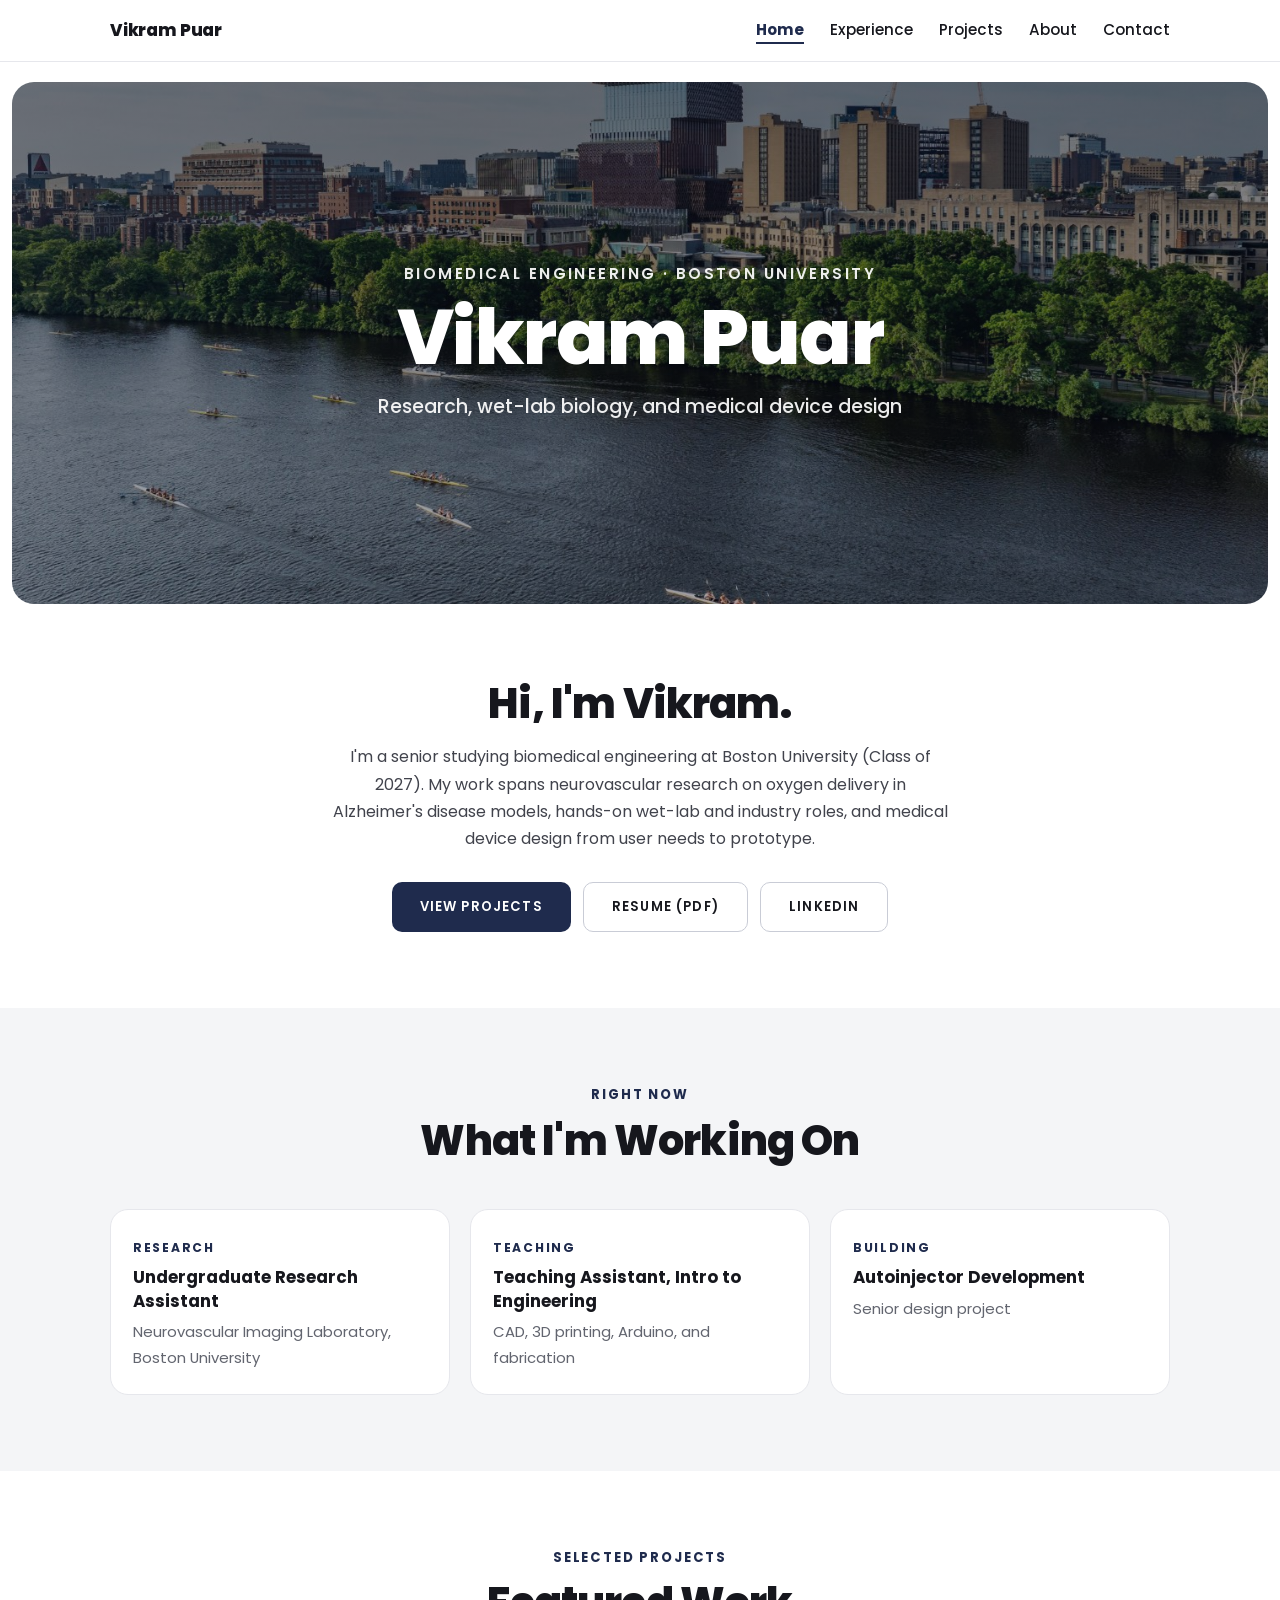
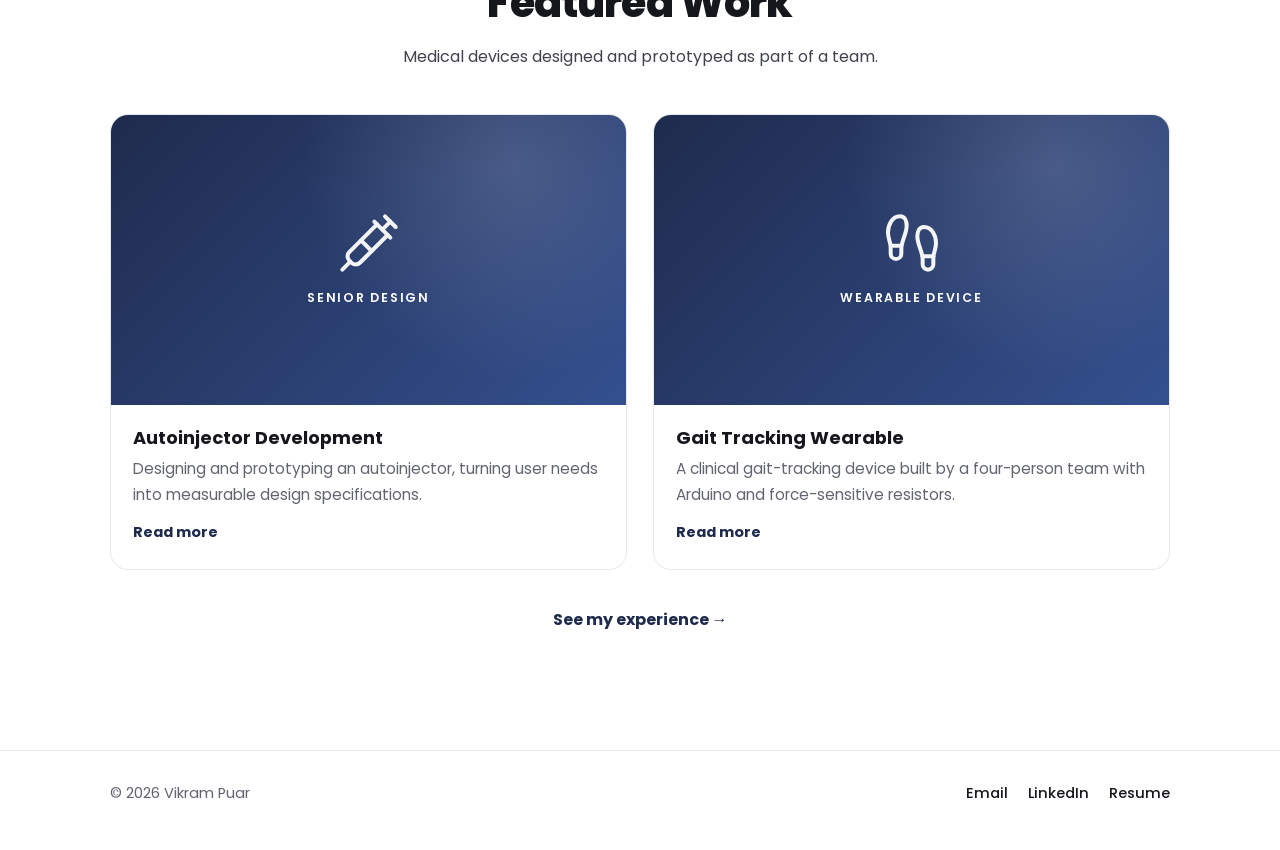
<file: index.html>
<!DOCTYPE html>
<html lang="en">
<head>
  <meta charset="UTF-8">
  <meta name="viewport" content="width=device-width, initial-scale=1.0">
  <!-- Shows in the browser tab and in Google results. -->
  <title>Vikram Puar - Biomedical Engineering Portfolio</title>
  <!-- One short sentence about you, for search engines. -->
  <meta name="description" content="Vikram Puar is a biomedical engineering student at Boston University working across neurovascular research, wet-lab biology, and medical device design.">

  <!-- How the link looks when shared on LinkedIn, iMessage, etc.
       If the site's address changes, update og:url and og:image. -->
  <meta property="og:type" content="website">
  <meta property="og:title" content="Vikram Puar - Biomedical Engineering Portfolio">
  <meta property="og:description" content="Biomedical engineering student at Boston University. Research, wet-lab biology, and medical device design.">
  <meta property="og:url" content="https://vikram-puar.github.io/portfolio/">
  <meta property="og:image" content="https://vikram-puar.github.io/portfolio/images/banner.jpg">

  <link rel="icon" href="favicon.svg" type="image/svg+xml">

  <!-- The Poppins font. Needs internet; falls back to a system font without it. -->
  <link rel="preconnect" href="https://fonts.googleapis.com">
  <link rel="preconnect" href="https://fonts.gstatic.com" crossorigin>
  <link href="https://fonts.googleapis.com/css2?family=Poppins:wght@400;500;600;700;800&display=swap" rel="stylesheet">

  <!-- The one stylesheet shared by every page. -->
  <link rel="stylesheet" href="styles.css">
</head>

<body>

  <!-- ============ NAVIGATION ============
       This nav is copied into all five pages. If you change a
       link, make the same change in every HTML file. The link
       for the page you are on gets class="active". -->
  <header class="topbar">
    <div class="wrap topbar-inner">
      <a class="wordmark" href="index.html">Vikram Puar</a>
      <nav class="nav-links">
        <a href="index.html" class="active" aria-current="page">Home</a>
        <a href="experience.html">Experience</a>
        <a href="projects.html">Projects</a>
        <a href="about.html">About</a>
        <a href="contact.html">Contact</a>
      </nav>
    </div>
  </header>

  <main>

  <!-- ============ HERO BANNER ============
       The photo behind this text is images/banner.jpg, set in
       styles.css under "4. Homepage hero banner". -->
  <section class="hero">
    <div>
      <p class="kicker">Biomedical Engineering &middot; Boston University</p>
      <h1>Vikram Puar</h1>
      <p class="tagline">Research, wet-lab biology, and medical device design</p>
    </div>
  </section>

  <!-- ============ INTRO ============ -->
  <section class="section">
    <div class="wrap">
      <h2 class="section-title">Hi, I'm Vikram.</h2>
      <p class="section-sub">
        I'm a senior studying biomedical engineering at Boston University
        (Class of 2027). My work spans neurovascular research on oxygen
        delivery in Alzheimer's disease models, hands-on wet-lab and
        industry roles, and medical device design from user needs to
        prototype.
      </p>
      <div class="btn-row">
        <a class="btn" href="projects.html">View Projects</a>
        <a class="btn btn-outline" href="Vikram-Puar-Resume.pdf" target="_blank" rel="noopener">Resume (PDF)</a>
        <a class="btn btn-outline" href="https://www.linkedin.com/in/vikram-puar/" target="_blank" rel="noopener">LinkedIn</a>
      </div>
    </div>
  </section>

  <!-- ============ CURRENTLY ============
       What you are doing right now. Update these as things change. -->
  <section class="section section-soft">
    <div class="wrap">
      <p class="eyebrow">Right now</p>
      <h2 class="section-title">What I'm Working On</h2>

      <div class="now-grid">
        <div class="now-item">
          <p class="label">Research</p>
          <h3>Undergraduate Research Assistant</h3>
          <p>Neurovascular Imaging Laboratory, Boston University</p>
        </div>
        <div class="now-item">
          <p class="label">Teaching</p>
          <h3>Teaching Assistant, Intro to Engineering</h3>
          <p>CAD, 3D printing, Arduino, and fabrication</p>
        </div>
        <div class="now-item">
          <p class="label">Building</p>
          <h3>Autoinjector Development</h3>
          <p>Senior design project</p>
        </div>
      </div>
    </div>
  </section>

  <!-- ============ FEATURED WORK ============
       Two highlights here; the full details live on projects.html. -->
  <section class="section">
    <div class="wrap">
      <p class="eyebrow">Selected projects</p>
      <h2 class="section-title">Featured Work</h2>
      <p class="section-sub">Medical devices designed and prototyped as part of a team.</p>

      <div class="project-grid">

        <!-- To use a real photo, replace the <div class="thumb ..."> block
             with: <img class="thumb" src="images/autoinjector.jpg" alt="[What the photo shows]"> -->
        <article class="card">
          <div class="thumb thumb-art">
            <svg viewBox="0 0 24 24" fill="none" stroke="currentColor" stroke-width="1.5" stroke-linecap="round" stroke-linejoin="round" aria-hidden="true"><path d="m18 2 4 4"/><path d="m17 7 3-3"/><path d="M19 9 8.7 19.3c-1 1-2.5 1-3.4 0l-.6-.6c-1-1-1-2.5 0-3.4L15 5"/><path d="m9 11 4 4"/><path d="m5 19-3 3"/><path d="m14 4 6 6"/></svg>
            <span>Senior Design</span>
          </div>
          <div class="card-body">
            <h3>Autoinjector Development</h3>
            <p>Designing and prototyping an autoinjector, turning user needs into measurable design specifications.</p>
            <a class="card-link" href="projects.html#autoinjector">Read more</a>
          </div>
        </article>

        <article class="card">
          <div class="thumb thumb-art">
            <svg viewBox="0 0 24 24" fill="none" stroke="currentColor" stroke-width="1.5" stroke-linecap="round" stroke-linejoin="round" aria-hidden="true"><path d="M4 16v-2.38C4 11.5 2.97 10.5 3 8c.03-2.72 1.49-6 4.5-6C9.37 2 10 3.8 10 5.5c0 3.11-2 5.66-2 8.68V16a2 2 0 1 1-4 0Z"/><path d="M20 20v-2.38c0-2.12 1.03-3.12 1-5.62-.03-2.72-1.49-6-4.5-6C14.63 6 14 7.8 14 9.5c0 3.11 2 5.66 2 8.68V20a2 2 0 1 0 4 0Z"/><path d="M16 17h4"/><path d="M4 13h4"/></svg>
            <span>Wearable Device</span>
          </div>
          <div class="card-body">
            <h3>Gait Tracking Wearable</h3>
            <p>A clinical gait-tracking device built by a four-person team with Arduino and force-sensitive resistors.</p>
            <a class="card-link" href="projects.html#gait-wearable">Read more</a>
          </div>
        </article>

      </div>

      <p class="center-link"><a href="experience.html">See my experience →</a></p>
    </div>
  </section>

  </main>

  <!-- ============ FOOTER ============
       Copied into all five pages, like the nav. -->
  <footer>
    <div class="wrap footer-inner">
      <p>&copy; <span id="year"></span> Vikram Puar</p>
      <div class="footer-links">
        <a href="mailto:vikramp@bu.edu">Email</a>
        <a href="https://www.linkedin.com/in/vikram-puar/" target="_blank" rel="noopener">LinkedIn</a>
        <a href="Vikram-Puar-Resume.pdf" target="_blank" rel="noopener">Resume</a>
      </div>
    </div>
  </footer>

  <!-- Fills in the current year automatically. -->
  <script>
    document.getElementById("year").textContent = new Date().getFullYear();
  </script>
</body>
</html>
</file>
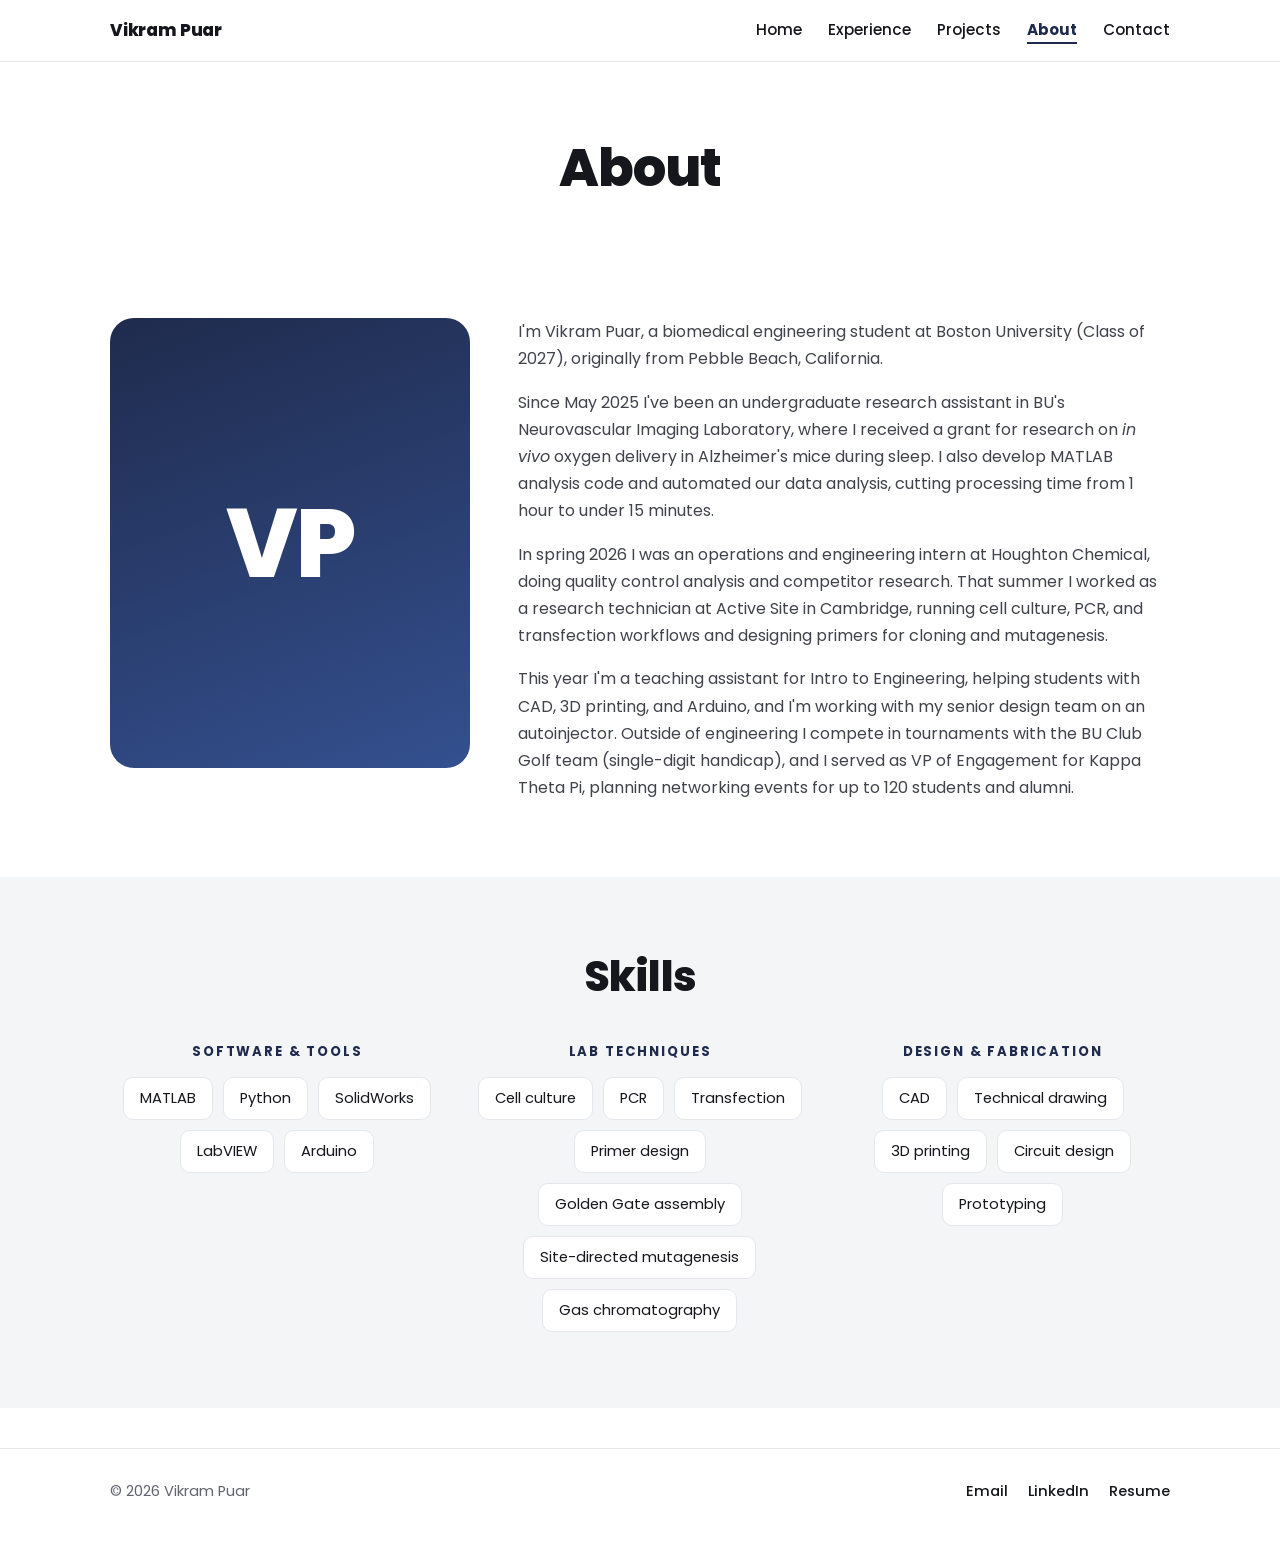
<file: about.html>
<!DOCTYPE html>
<html lang="en">
<head>
  <meta charset="UTF-8">
  <meta name="viewport" content="width=device-width, initial-scale=1.0">
  <title>About - Vikram Puar</title>
  <meta name="description" content="About Vikram Puar, a biomedical engineering student at Boston University from Pebble Beach, California.">
  <link rel="icon" href="favicon.svg" type="image/svg+xml">

  <!-- The Poppins font. Needs internet; falls back to a system font without it. -->
  <link rel="preconnect" href="https://fonts.googleapis.com">
  <link rel="preconnect" href="https://fonts.gstatic.com" crossorigin>
  <link href="https://fonts.googleapis.com/css2?family=Poppins:wght@400;500;600;700;800&display=swap" rel="stylesheet">

  <link rel="stylesheet" href="styles.css">
</head>

<body>

  <!-- ============ NAVIGATION ============
       Keep identical across all five pages. -->
  <header class="topbar">
    <div class="wrap topbar-inner">
      <a class="wordmark" href="index.html">Vikram Puar</a>
      <nav class="nav-links">
        <a href="index.html">Home</a>
        <a href="experience.html">Experience</a>
        <a href="projects.html">Projects</a>
        <a href="about.html" class="active" aria-current="page">About</a>
        <a href="contact.html">Contact</a>
      </nav>
    </div>
  </header>

  <main>

  <!-- ============ PAGE TITLE ============ -->
  <section class="section">
    <div class="wrap">
      <h1 class="section-title page-title">About</h1>
    </div>
  </section>

  <!-- ============ PHOTO + STORY ============
       To use a real photo, put it at images/portrait.jpg and replace
       the <div class="portrait monogram"> line with:
       <img class="portrait" src="images/portrait.jpg" alt="Photo of Vikram Puar"> -->
  <section class="section" style="padding-top: 0;">
    <div class="wrap about-grid">

      <div class="portrait monogram" aria-hidden="true">VP</div>

      <div class="about-text">
        <p>
          I'm Vikram Puar, a biomedical engineering student at Boston
          University (Class of 2027), originally from Pebble Beach,
          California.
        </p>
        <p>
          Since May 2025 I've been an undergraduate research assistant in
          BU's Neurovascular Imaging Laboratory, where I received a grant for
          research on <em>in vivo</em> oxygen delivery in Alzheimer's mice
          during sleep. I also develop MATLAB analysis code and automated our
          data analysis, cutting processing time from 1 hour to under 15
          minutes.
        </p>
        <p>
          In spring 2026 I was an operations and engineering intern at
          Houghton Chemical, doing quality control analysis and competitor
          research. That summer I worked as a research technician at Active
          Site in Cambridge, running cell culture, PCR, and transfection
          workflows and designing primers for cloning and mutagenesis.
        </p>
        <p>
          This year I'm a teaching assistant for Intro to Engineering,
          helping students with CAD, 3D printing, and Arduino, and I'm working
          with my senior design team on an autoinjector. Outside of
          engineering I compete in tournaments with the BU Club Golf team
          (single-digit handicap), and I served as VP of Engagement for
          Kappa Theta Pi, planning networking events for up to 120 students
          and alumni.
        </p>
      </div>

    </div>
  </section>

  <!-- ============ SKILLS ============
       Copy a <span> to add a skill; delete ones you do not need. -->
  <section class="section section-soft">
    <div class="wrap">
      <h2 class="section-title">Skills</h2>

      <div class="skill-groups">
        <div>
          <h3>Software &amp; Tools</h3>
          <div class="tags">
            <span>MATLAB</span>
            <span>Python</span>
            <span>SolidWorks</span>
            <span>LabVIEW</span>
            <span>Arduino</span>
          </div>
        </div>
        <div>
          <h3>Lab Techniques</h3>
          <div class="tags">
            <span>Cell culture</span>
            <span>PCR</span>
            <span>Transfection</span>
            <span>Primer design</span>
            <span>Golden Gate assembly</span>
            <span>Site-directed mutagenesis</span>
            <span>Gas chromatography</span>
          </div>
        </div>
        <div>
          <h3>Design &amp; Fabrication</h3>
          <div class="tags">
            <span>CAD</span>
            <span>Technical drawing</span>
            <span>3D printing</span>
            <span>Circuit design</span>
            <span>Prototyping</span>
          </div>
        </div>
      </div>
    </div>
  </section>

  </main>

  <!-- ============ FOOTER ============ -->
  <footer>
    <div class="wrap footer-inner">
      <p>&copy; <span id="year"></span> Vikram Puar</p>
      <div class="footer-links">
        <a href="mailto:vikramp@bu.edu">Email</a>
        <a href="https://www.linkedin.com/in/vikram-puar/" target="_blank" rel="noopener">LinkedIn</a>
        <a href="Vikram-Puar-Resume.pdf" target="_blank" rel="noopener">Resume</a>
      </div>
    </div>
  </footer>

  <script>
    document.getElementById("year").textContent = new Date().getFullYear();
  </script>
</body>
</html>
</file>
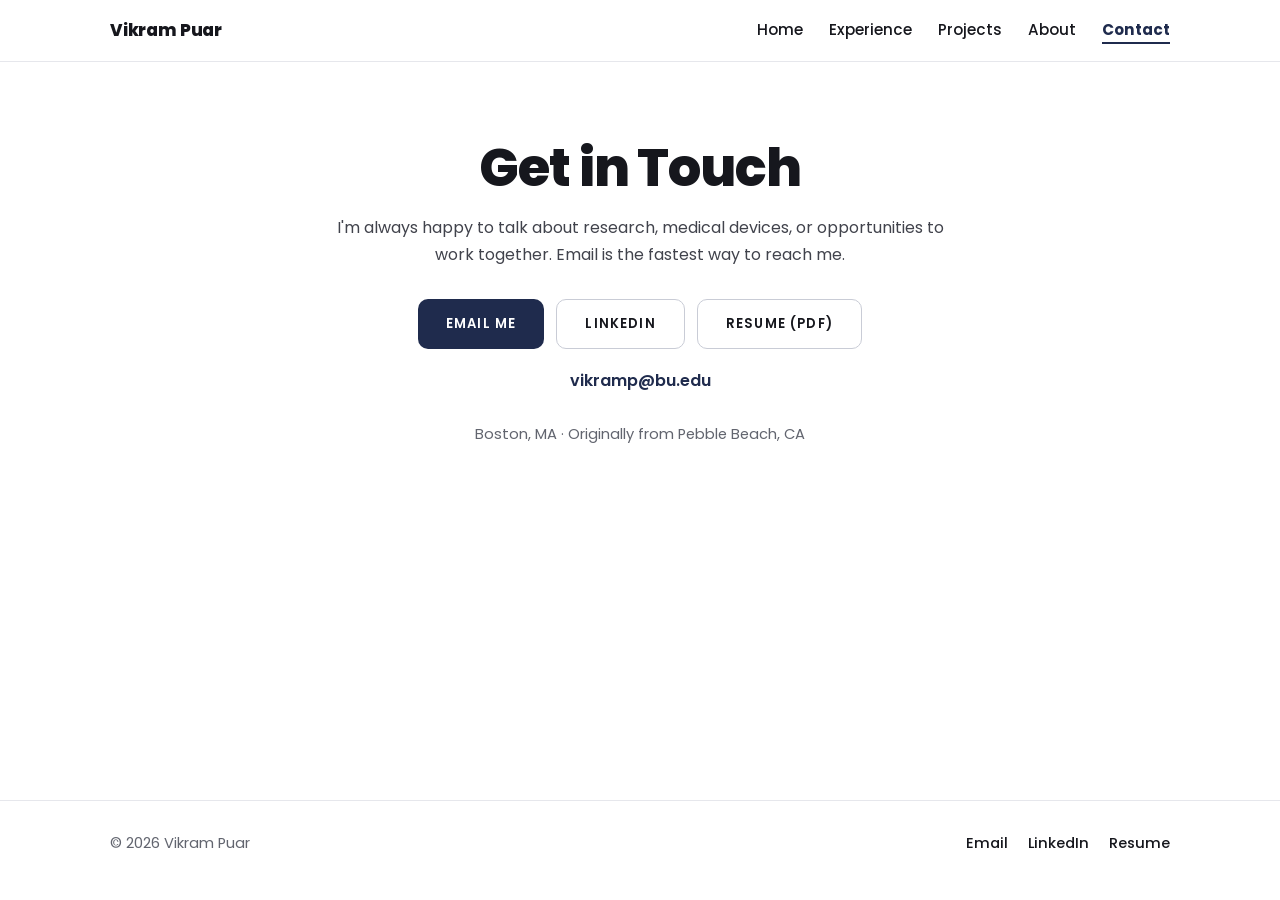
<file: contact.html>
<!DOCTYPE html>
<html lang="en">
<head>
  <meta charset="UTF-8">
  <meta name="viewport" content="width=device-width, initial-scale=1.0">
  <title>Contact - Vikram Puar</title>
  <meta name="description" content="Get in touch with Vikram Puar, biomedical engineering student at Boston University.">
  <link rel="icon" href="favicon.svg" type="image/svg+xml">

  <!-- The Poppins font. Needs internet; falls back to a system font without it. -->
  <link rel="preconnect" href="https://fonts.googleapis.com">
  <link rel="preconnect" href="https://fonts.gstatic.com" crossorigin>
  <link href="https://fonts.googleapis.com/css2?family=Poppins:wght@400;500;600;700;800&display=swap" rel="stylesheet">

  <link rel="stylesheet" href="styles.css">
</head>

<body>

  <!-- ============ NAVIGATION ============
       Keep identical across all five pages. -->
  <header class="topbar">
    <div class="wrap topbar-inner">
      <a class="wordmark" href="index.html">Vikram Puar</a>
      <nav class="nav-links">
        <a href="index.html">Home</a>
        <a href="experience.html">Experience</a>
        <a href="projects.html">Projects</a>
        <a href="about.html">About</a>
        <a href="contact.html" class="active" aria-current="page">Contact</a>
      </nav>
    </div>
  </header>

  <main>

  <!-- ============ CONTACT ============
       Your email appears here and in the footer of every page. -->
  <section class="section">
    <div class="wrap">
      <h1 class="section-title page-title">Get in Touch</h1>
      <p class="section-sub">
        I'm always happy to talk about research, medical devices, or
        opportunities to work together. Email is the fastest way to reach me.
      </p>
      <div class="btn-row">
        <a class="btn" href="mailto:vikramp@bu.edu">Email Me</a>
        <a class="btn btn-outline" href="https://www.linkedin.com/in/vikram-puar/" target="_blank" rel="noopener">LinkedIn</a>
        <a class="btn btn-outline" href="Vikram-Puar-Resume.pdf" target="_blank" rel="noopener">Resume (PDF)</a>
      </div>
      <p class="email-line"><a href="mailto:vikramp@bu.edu">vikramp@bu.edu</a></p>
      <p class="fineprint">Boston, MA &middot; Originally from Pebble Beach, CA</p>
    </div>
  </section>

  </main>

  <!-- ============ FOOTER ============ -->
  <footer>
    <div class="wrap footer-inner">
      <p>&copy; <span id="year"></span> Vikram Puar</p>
      <div class="footer-links">
        <a href="mailto:vikramp@bu.edu">Email</a>
        <a href="https://www.linkedin.com/in/vikram-puar/" target="_blank" rel="noopener">LinkedIn</a>
        <a href="Vikram-Puar-Resume.pdf" target="_blank" rel="noopener">Resume</a>
      </div>
    </div>
  </footer>

  <script>
    document.getElementById("year").textContent = new Date().getFullYear();
  </script>
</body>
</html>
</file>
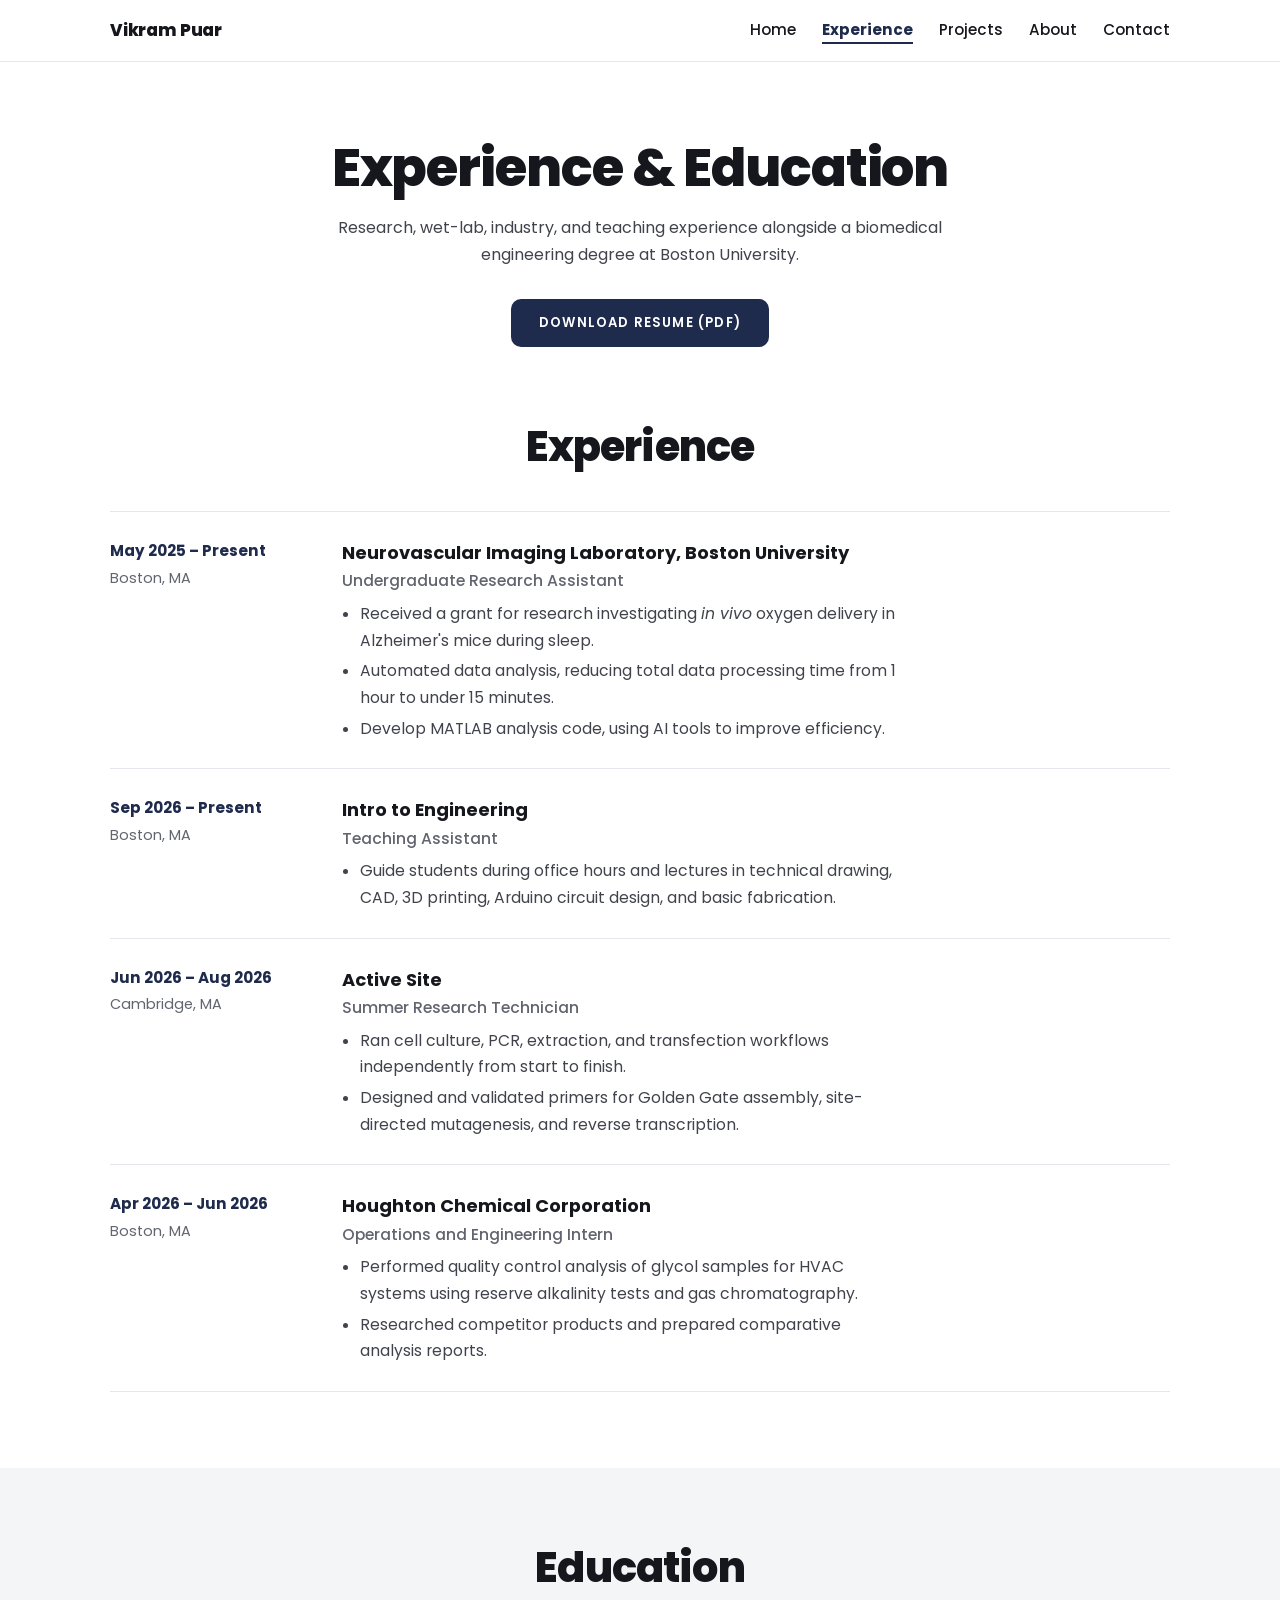
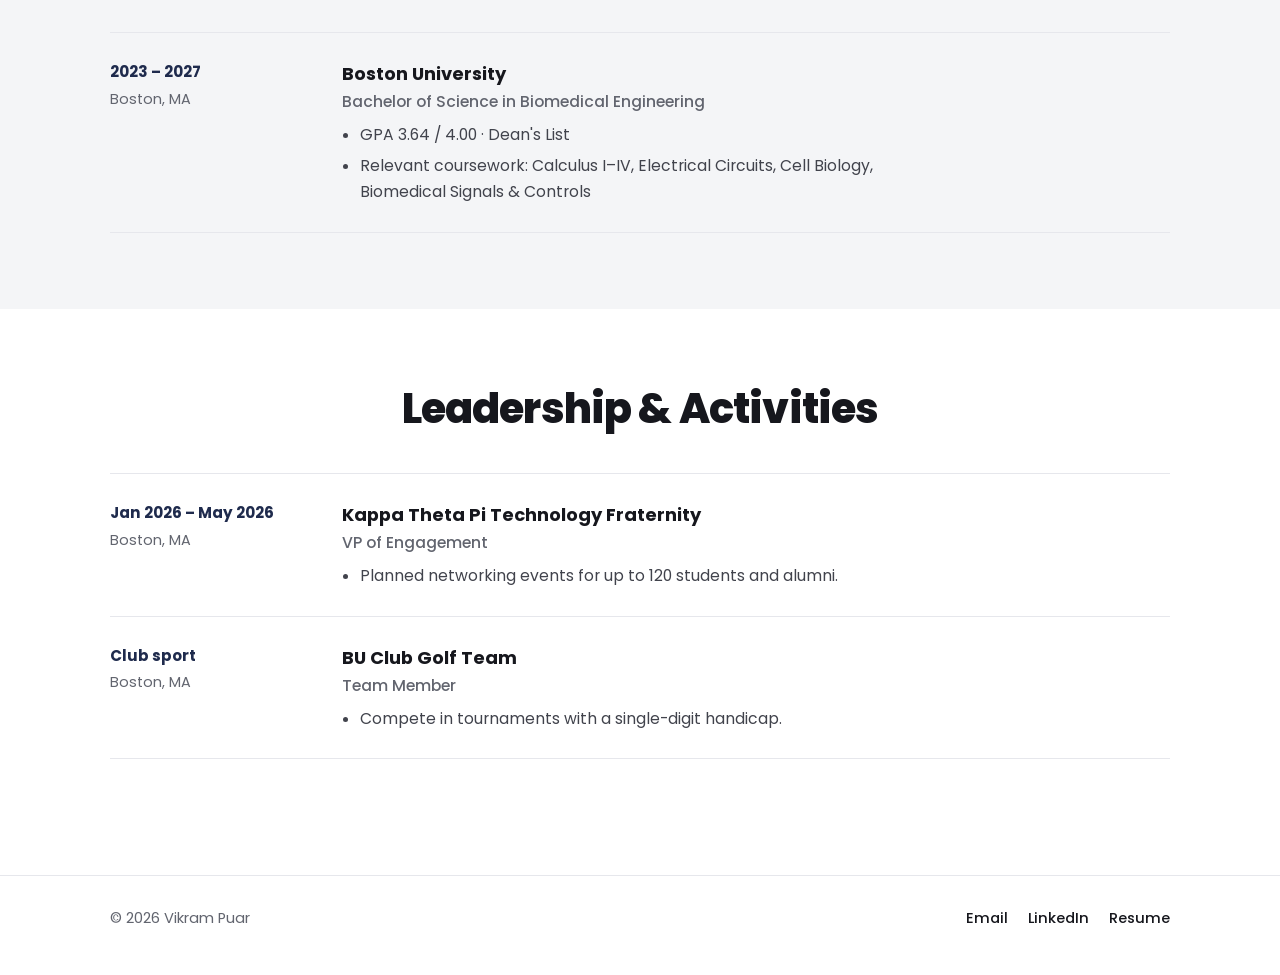
<file: experience.html>
<!DOCTYPE html>
<html lang="en">
<head>
  <meta charset="UTF-8">
  <meta name="viewport" content="width=device-width, initial-scale=1.0">
  <title>Experience &amp; Education - Vikram Puar</title>
  <meta name="description" content="Research, wet-lab, industry, and teaching experience of Vikram Puar, biomedical engineering student at Boston University.">
  <link rel="icon" href="favicon.svg" type="image/svg+xml">

  <!-- The Poppins font. Needs internet; falls back to a system font without it. -->
  <link rel="preconnect" href="https://fonts.googleapis.com">
  <link rel="preconnect" href="https://fonts.gstatic.com" crossorigin>
  <link href="https://fonts.googleapis.com/css2?family=Poppins:wght@400;500;600;700;800&display=swap" rel="stylesheet">

  <link rel="stylesheet" href="styles.css">
</head>

<body>

  <!-- ============ NAVIGATION ============
       Keep identical across all five pages. -->
  <header class="topbar">
    <div class="wrap topbar-inner">
      <a class="wordmark" href="index.html">Vikram Puar</a>
      <nav class="nav-links">
        <a href="index.html">Home</a>
        <a href="experience.html" class="active" aria-current="page">Experience</a>
        <a href="projects.html">Projects</a>
        <a href="about.html">About</a>
        <a href="contact.html">Contact</a>
      </nav>
    </div>
  </header>

  <main>

  <!-- ============ PAGE TITLE ============ -->
  <section class="section">
    <div class="wrap">
      <h1 class="section-title page-title">Experience &amp; Education</h1>
      <p class="section-sub">
        Research, wet-lab, industry, and teaching experience alongside a
        biomedical engineering degree at Boston University.
      </p>
      <div class="btn-row">
        <a class="btn" href="Vikram-Puar-Resume.pdf" target="_blank" rel="noopener">Download Resume (PDF)</a>
      </div>
    </div>
  </section>

  <!-- ============ EXPERIENCE ============
       Each entry is one <article class="xp"> block.
       To add another role, copy a whole block. Current roles first. -->
  <section class="section" style="padding-top: 0;">
    <div class="wrap">
      <h2 class="section-title">Experience</h2>

      <div class="xp-list">

        <article class="xp">
          <div>
            <p class="dates">May 2025 – Present</p>
            <p class="place">Boston, MA</p>
          </div>
          <div>
            <h3>Neurovascular Imaging Laboratory, Boston University</h3>
            <p class="role">Undergraduate Research Assistant</p>
            <ul class="xp-body">
              <li>Received a grant for research investigating <em>in vivo</em> oxygen delivery in Alzheimer's mice during sleep.</li>
              <li>Automated data analysis, reducing total data processing time from 1 hour to under 15 minutes.</li>
              <li>Develop MATLAB analysis code, using AI tools to improve efficiency.</li>
            </ul>
          </div>
        </article>

        <article class="xp">
          <div>
            <p class="dates">Sep 2026 – Present</p>
            <p class="place">Boston, MA</p>
          </div>
          <div>
            <h3>Intro to Engineering</h3>
            <p class="role">Teaching Assistant</p>
            <ul class="xp-body">
              <li>Guide students during office hours and lectures in technical drawing, CAD, 3D printing, Arduino circuit design, and basic fabrication.</li>
            </ul>
          </div>
        </article>

        <article class="xp">
          <div>
            <p class="dates">Jun 2026 – Aug 2026</p>
            <p class="place">Cambridge, MA</p>
          </div>
          <div>
            <h3>Active Site</h3>
            <p class="role">Summer Research Technician</p>
            <ul class="xp-body">
              <li>Ran cell culture, PCR, extraction, and transfection workflows independently from start to finish.</li>
              <li>Designed and validated primers for Golden Gate assembly, site-directed mutagenesis, and reverse transcription.</li>
            </ul>
          </div>
        </article>

        <article class="xp">
          <div>
            <p class="dates">Apr 2026 – Jun 2026</p>
            <p class="place">Boston, MA</p>
          </div>
          <div>
            <h3>Houghton Chemical Corporation</h3>
            <p class="role">Operations and Engineering Intern</p>
            <ul class="xp-body">
              <li>Performed quality control analysis of glycol samples for HVAC systems using reserve alkalinity tests and gas chromatography.</li>
              <li>Researched competitor products and prepared comparative analysis reports.</li>
            </ul>
          </div>
        </article>

      </div>
    </div>
  </section>

  <!-- ============ EDUCATION ============
       Same block style as above. -->
  <section class="section section-soft">
    <div class="wrap">
      <h2 class="section-title">Education</h2>

      <div class="xp-list">

        <article class="xp">
          <div>
            <p class="dates">2023 – 2027</p>
            <p class="place">Boston, MA</p>
          </div>
          <div>
            <h3>Boston University</h3>
            <p class="role">Bachelor of Science in Biomedical Engineering</p>
            <ul class="xp-body">
              <li>GPA 3.64 / 4.00 &middot; Dean's List</li>
              <li>Relevant coursework: Calculus I–IV, Electrical Circuits, Cell Biology, Biomedical Signals &amp; Controls</li>
            </ul>
          </div>
        </article>

      </div>
    </div>
  </section>

  <!-- ============ LEADERSHIP & ACTIVITIES ============ -->
  <section class="section">
    <div class="wrap">
      <h2 class="section-title">Leadership &amp; Activities</h2>

      <div class="xp-list">

        <article class="xp">
          <div>
            <p class="dates">Jan 2026 – May 2026</p>
            <p class="place">Boston, MA</p>
          </div>
          <div>
            <h3>Kappa Theta Pi Technology Fraternity</h3>
            <p class="role">VP of Engagement</p>
            <ul class="xp-body">
              <li>Planned networking events for up to 120 students and alumni.</li>
            </ul>
          </div>
        </article>

        <article class="xp">
          <div>
            <p class="dates">Club sport</p>
            <p class="place">Boston, MA</p>
          </div>
          <div>
            <h3>BU Club Golf Team</h3>
            <p class="role">Team Member</p>
            <ul class="xp-body">
              <li>Compete in tournaments with a single-digit handicap.</li>
            </ul>
          </div>
        </article>

      </div>
    </div>
  </section>

  </main>

  <!-- ============ FOOTER ============ -->
  <footer>
    <div class="wrap footer-inner">
      <p>&copy; <span id="year"></span> Vikram Puar</p>
      <div class="footer-links">
        <a href="mailto:vikramp@bu.edu">Email</a>
        <a href="https://www.linkedin.com/in/vikram-puar/" target="_blank" rel="noopener">LinkedIn</a>
        <a href="Vikram-Puar-Resume.pdf" target="_blank" rel="noopener">Resume</a>
      </div>
    </div>
  </footer>

  <script>
    document.getElementById("year").textContent = new Date().getFullYear();
  </script>
</body>
</html>
</file>
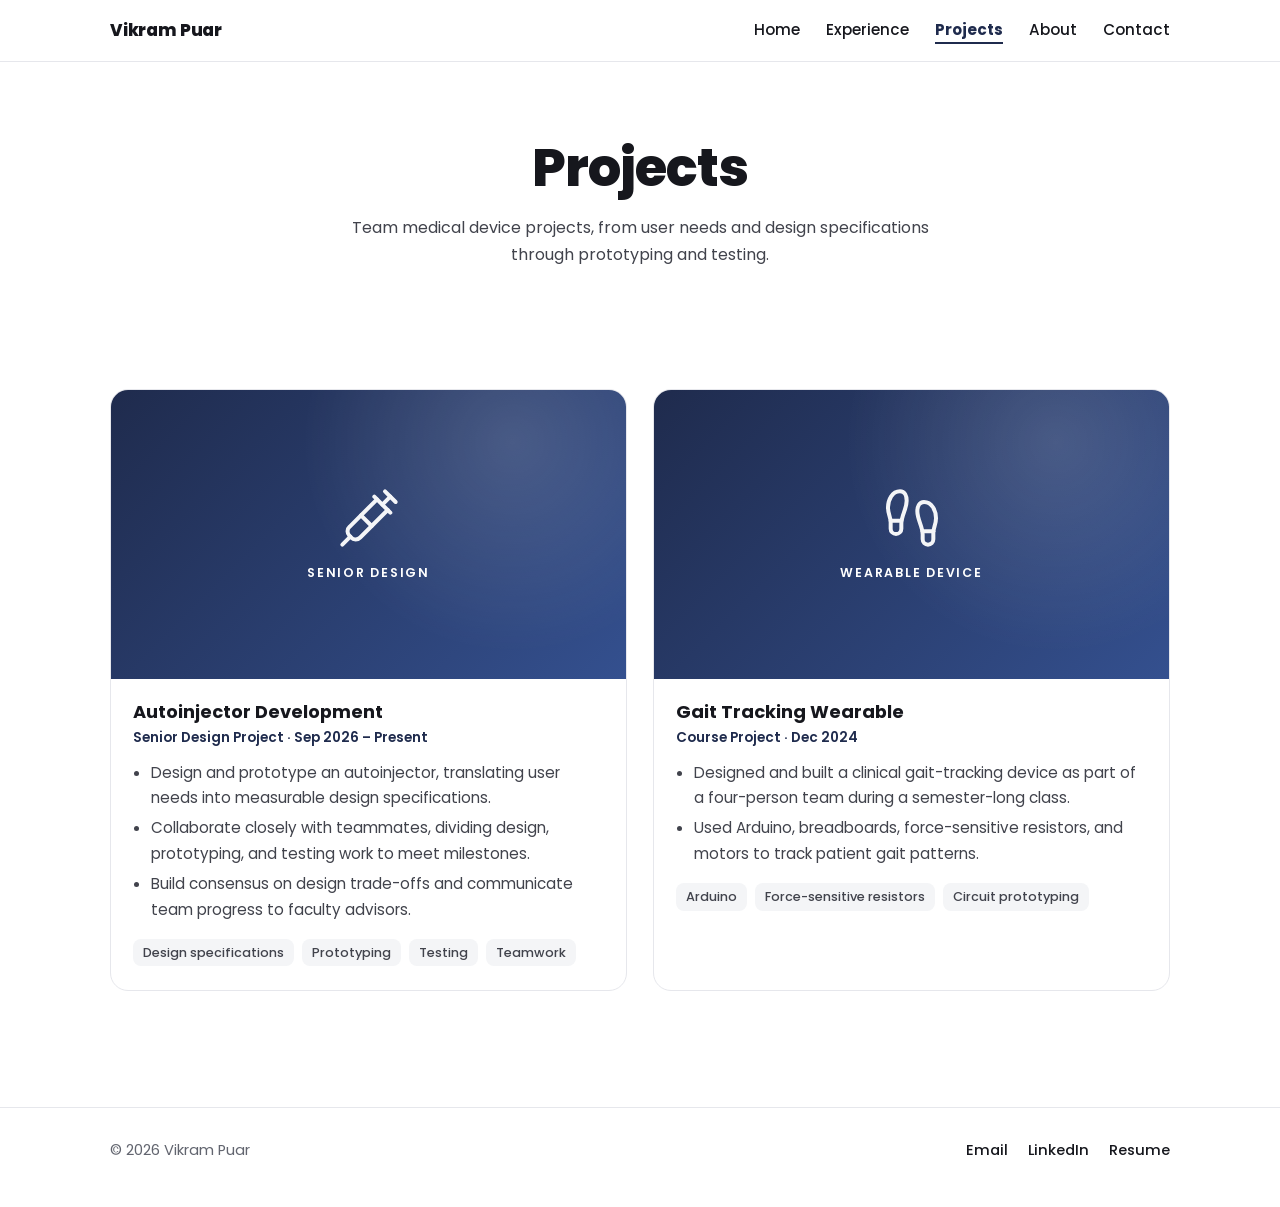
<file: projects.html>
<!DOCTYPE html>
<html lang="en">
<head>
  <meta charset="UTF-8">
  <meta name="viewport" content="width=device-width, initial-scale=1.0">
  <title>Projects - Vikram Puar</title>
  <meta name="description" content="Medical device projects by Vikram Puar: an autoinjector senior design project and a clinical gait-tracking wearable.">
  <link rel="icon" href="favicon.svg" type="image/svg+xml">

  <!-- The Poppins font. Needs internet; falls back to a system font without it. -->
  <link rel="preconnect" href="https://fonts.googleapis.com">
  <link rel="preconnect" href="https://fonts.gstatic.com" crossorigin>
  <link href="https://fonts.googleapis.com/css2?family=Poppins:wght@400;500;600;700;800&display=swap" rel="stylesheet">

  <link rel="stylesheet" href="styles.css">
</head>

<body>

  <!-- ============ NAVIGATION ============
       Keep identical across all five pages. -->
  <header class="topbar">
    <div class="wrap topbar-inner">
      <a class="wordmark" href="index.html">Vikram Puar</a>
      <nav class="nav-links">
        <a href="index.html">Home</a>
        <a href="experience.html">Experience</a>
        <a href="projects.html" class="active" aria-current="page">Projects</a>
        <a href="about.html">About</a>
        <a href="contact.html">Contact</a>
      </nav>
    </div>
  </header>

  <main>

  <!-- ============ PAGE TITLE ============ -->
  <section class="section">
    <div class="wrap">
      <h1 class="section-title page-title">Projects</h1>
      <p class="section-sub">
        Team medical device projects, from user needs and design
        specifications through prototyping and testing.
      </p>
    </div>
  </section>

  <!-- ============ PROJECT GRID ============
       Each card is one <article class="card"> block; copy a whole
       block to add a project.

       To use a real photo, replace a <div class="thumb thumb-art"> block with:
       <img class="thumb" src="images/project-1.jpg" alt="[What the photo shows]">

       To link a card somewhere (a report, a video, a GitHub repo), add
       <a class="card-link" href="...">View project</a> after the tags. -->
  <section class="section" style="padding-top: 0;">
    <div class="wrap">
      <div class="project-grid">

        <article class="card" id="autoinjector">
          <div class="thumb thumb-art">
            <svg viewBox="0 0 24 24" fill="none" stroke="currentColor" stroke-width="1.5" stroke-linecap="round" stroke-linejoin="round" aria-hidden="true"><path d="m18 2 4 4"/><path d="m17 7 3-3"/><path d="M19 9 8.7 19.3c-1 1-2.5 1-3.4 0l-.6-.6c-1-1-1-2.5 0-3.4L15 5"/><path d="m9 11 4 4"/><path d="m5 19-3 3"/><path d="m14 4 6 6"/></svg>
            <span>Senior Design</span>
          </div>
          <div class="card-body">
            <h2>Autoinjector Development</h2>
            <p class="meta">Senior Design Project &middot; Sep 2026 – Present</p>
            <ul>
              <li>Design and prototype an autoinjector, translating user needs into measurable design specifications.</li>
              <li>Collaborate closely with teammates, dividing design, prototyping, and testing work to meet milestones.</li>
              <li>Build consensus on design trade-offs and communicate team progress to faculty advisors.</li>
            </ul>
            <div class="mini-tags">
              <span>Design specifications</span>
              <span>Prototyping</span>
              <span>Testing</span>
              <span>Teamwork</span>
            </div>
          </div>
        </article>

        <article class="card" id="gait-wearable">
          <div class="thumb thumb-art">
            <svg viewBox="0 0 24 24" fill="none" stroke="currentColor" stroke-width="1.5" stroke-linecap="round" stroke-linejoin="round" aria-hidden="true"><path d="M4 16v-2.38C4 11.5 2.97 10.5 3 8c.03-2.72 1.49-6 4.5-6C9.37 2 10 3.8 10 5.5c0 3.11-2 5.66-2 8.68V16a2 2 0 1 1-4 0Z"/><path d="M20 20v-2.38c0-2.12 1.03-3.12 1-5.62-.03-2.72-1.49-6-4.5-6C14.63 6 14 7.8 14 9.5c0 3.11 2 5.66 2 8.68V20a2 2 0 1 0 4 0Z"/><path d="M16 17h4"/><path d="M4 13h4"/></svg>
            <span>Wearable Device</span>
          </div>
          <div class="card-body">
            <h2>Gait Tracking Wearable</h2>
            <p class="meta">Course Project &middot; Dec 2024</p>
            <ul>
              <li>Designed and built a clinical gait-tracking device as part of a four-person team during a semester-long class.</li>
              <li>Used Arduino, breadboards, force-sensitive resistors, and motors to track patient gait patterns.</li>
            </ul>
            <div class="mini-tags">
              <span>Arduino</span>
              <span>Force-sensitive resistors</span>
              <span>Circuit prototyping</span>
            </div>
          </div>
        </article>

      </div>
    </div>
  </section>

  </main>

  <!-- ============ FOOTER ============ -->
  <footer>
    <div class="wrap footer-inner">
      <p>&copy; <span id="year"></span> Vikram Puar</p>
      <div class="footer-links">
        <a href="mailto:vikramp@bu.edu">Email</a>
        <a href="https://www.linkedin.com/in/vikram-puar/" target="_blank" rel="noopener">LinkedIn</a>
        <a href="Vikram-Puar-Resume.pdf" target="_blank" rel="noopener">Resume</a>
      </div>
    </div>
  </footer>

  <script>
    document.getElementById("year").textContent = new Date().getFullYear();
  </script>
</body>
</html>
</file>
<file: styles.css>
/* ==============================================================
   VIKRAM PUAR PORTFOLIO - SHARED STYLESHEET
   Every page links to this one file, so a change here updates
   the whole site at once.

   Quick map of this file:
     1. Colours & rounding  (edit these to re-theme everything)
     2. Base styles
     3. Top navigation bar
     4. Homepage hero banner   <- YOUR BANNER IMAGE LIVES HERE
     5. Sections & headings
     6. Buttons
     7. Project cards
     8. Experience & education rows
     9. About page
    10. Skills tags
    11. Footer
    12. Phones & accessibility
   ============================================================== */


/* ---- 1. Colours & rounding ---- */
:root {
  --paper: #ffffff;        /* page background */
  --paper-soft: #f4f5f7;   /* light grey band behind some sections */
  --ink: #16171d;          /* headings, near-black */
  --body-text: #41434c;    /* paragraph text */
  --muted: #62656f;        /* secondary text */
  --navy: #1f2b4d;         /* buttons, links, highlights */
  --navy-dark: #141c33;    /* button hover + hero fallback colour */
  --line: #e6e7ec;         /* hairline borders */
  --radius: 18px;          /* rounded corners on cards */
}


/* ---- 2. Base styles ---- */
* { box-sizing: border-box; margin: 0; padding: 0; }

/* scroll-padding keeps #anchor targets from hiding under the sticky nav. */
html { scroll-behavior: smooth; scroll-padding-top: 80px; }

body {
  /* Column layout so the footer sits at the bottom on short pages. */
  min-height: 100vh;
  display: flex;
  flex-direction: column;
  font-family: "Poppins", -apple-system, BlinkMacSystemFont, "Segoe UI",
               Roboto, Helvetica, Arial, sans-serif;
  background: var(--paper);
  color: var(--ink);
  line-height: 1.7;
  -webkit-font-smoothing: antialiased;
}

main { flex: 1; }
img { display: block; max-width: 100%; }

/* The centred column that most content sits inside. */
.wrap { width: min(1060px, 100% - 48px); margin-inline: auto; }


/* ---- 3. Top navigation bar ----
   The nav is copied into every page. If you change a link here
   in one HTML file, make the same change in all five files. */
.topbar {
  position: sticky;
  top: 0;
  z-index: 50;
  background: rgba(255, 255, 255, 0.92);
  backdrop-filter: blur(8px);
  border-bottom: 1px solid var(--line);
}
.topbar-inner {
  display: flex;
  align-items: center;
  justify-content: space-between;
  flex-wrap: wrap;
  gap: 10px 18px;
  padding: 16px 0;
}
.wordmark {
  font-weight: 800;
  font-size: 1.05rem;
  letter-spacing: -0.01em;
  color: var(--ink);
  text-decoration: none;
}
.nav-links { display: flex; flex-wrap: wrap; gap: 6px 26px; }
.nav-links a {
  color: var(--ink);
  text-decoration: none;
  font-size: 0.95rem;
  font-weight: 500;
  transition: color 0.15s ease;
}
.nav-links a:hover { color: var(--navy); }
/* The page you are currently on gets class="active" in the HTML. */
.nav-links a.active {
  color: var(--navy);
  font-weight: 700;
  text-decoration: underline;
  text-underline-offset: 7px;
  text-decoration-thickness: 2px;
}


/* ---- 4. Homepage hero banner ----
   YOUR BANNER IMAGE GOES HERE.
   Drop a wide image into the "images" folder and name it
   banner.jpg (or change the file name in the url(...) below).
   Until the file exists, the hero shows a deep navy backdrop
   instead, so nothing ever looks broken.
   The dark gradient layered on top keeps the white text
   readable over any photo. */
.hero {
  width: min(100% - 24px, 1560px);
  margin: 20px auto 0;
  min-height: clamp(340px, 58vh, 600px);
  border-radius: 22px;
  display: grid;
  place-items: center;
  text-align: center;
  padding: 48px 24px;
  color: #ffffff;
  background-color: var(--navy-dark);
  background-image:
    linear-gradient(rgba(10, 14, 28, 0.55), rgba(10, 14, 28, 0.35)),
    url("images/banner.jpg");
  background-size: cover;
  /* Which part of the photo stays in view: "center 35%" keeps the
     skyline and the rowers. Raise or lower the % to shift it. */
  background-position: center 35%;
}
.hero .kicker {
  font-size: 0.95rem;
  font-weight: 600;
  letter-spacing: 0.16em;
  text-transform: uppercase;
  opacity: 0.92;
}
.hero h1 {
  margin-top: 10px;
  font-size: clamp(2.6rem, 7.5vw, 4.8rem);
  font-weight: 800;
  letter-spacing: -0.02em;
  line-height: 1.05;
}
.hero .tagline {
  margin-top: 14px;
  font-size: clamp(1rem, 2.2vw, 1.2rem);
  font-weight: 500;
  opacity: 0.92;
}


/* ---- 5. Sections & headings ---- */
.section { padding: 76px 0; }
.section-soft { background: var(--paper-soft); }

/* Small uppercase line above a heading, e.g. "Selected projects". */
.eyebrow {
  text-align: center;
  font-size: 0.82rem;
  font-weight: 700;
  letter-spacing: 0.14em;
  text-transform: uppercase;
  color: var(--navy);
}

/* Big centred headings, like "Summary" on the site you liked. */
.section-title {
  text-align: center;
  font-size: clamp(1.9rem, 4vw, 2.6rem);
  font-weight: 800;
  letter-spacing: -0.02em;
  line-height: 1.15;
}
.eyebrow + .section-title { margin-top: 10px; }

/* Even bigger version, used as the main title on inner pages. */
.page-title { font-size: clamp(2.3rem, 6vw, 3.3rem); }

/* The sentence underneath a heading. */
.section-sub {
  text-align: center;
  margin: 16px auto 0;
  max-width: 62ch;
  color: var(--body-text);
}


/* ---- 6. Buttons ---- */
.btn-row {
  margin-top: 30px;
  display: flex;
  flex-wrap: wrap;
  gap: 12px;
  justify-content: center;
}
.btn {
  display: inline-flex;
  align-items: center;
  justify-content: center;
  padding: 13px 28px;
  border-radius: 10px;
  background: var(--navy);
  color: #ffffff;
  text-decoration: none;
  font-size: 0.82rem;
  font-weight: 600;
  letter-spacing: 0.09em;
  text-transform: uppercase;
  transition: background 0.15s ease, color 0.15s ease,
              border-color 0.15s ease, transform 0.15s ease;
}
.btn:hover { background: var(--navy-dark); transform: translateY(-1px); }

/* Quieter version with just a border. */
.btn-outline {
  background: transparent;
  color: var(--ink);
  border: 1px solid #c9ccd6;
}
.btn-outline:hover {
  background: transparent;
  color: var(--navy);
  border-color: var(--navy);
}


/* ---- 7. Project cards ---- */
.project-grid {
  margin-top: 44px;
  display: grid;
  grid-template-columns: 1fr 1fr;
  gap: 26px;
}
.card {
  background: var(--paper);
  border: 1px solid var(--line);
  border-radius: var(--radius);
  overflow: hidden;
  transition: transform 0.18s ease, box-shadow 0.18s ease;
}
.card:hover {
  transform: translateY(-4px);
  box-shadow: 0 14px 34px rgba(22, 23, 29, 0.08);
}

/* The image area at the top of each card. Works as a grey
   placeholder <div> now, and as a real <img> once you swap one in. */
.thumb {
  width: 100%;
  aspect-ratio: 16 / 9;
  object-fit: cover;
  background: linear-gradient(135deg, #e9ebf1, #f6f7fa);
  display: grid;
  place-items: center;
  color: var(--muted);
  font-size: 0.9rem;
}
/* Cover tile used instead of a photo: navy gradient, line icon
   and a short label. Swap in an <img class="thumb"> any time. */
.thumb-art {
  background:
    radial-gradient(circle at 78% 18%, rgba(255, 255, 255, 0.14), transparent 45%),
    linear-gradient(135deg, var(--navy) 0%, #34508f 100%);
  color: #ffffff;
  align-content: center;
  gap: 12px;
  font-size: 0.78rem;
  font-weight: 600;
  letter-spacing: 0.14em;
  text-transform: uppercase;
}
.thumb-art svg { width: 64px; height: 64px; justify-self: center; opacity: 0.95; }

.card-body { padding: 20px 22px 24px; }
.card-body h2, .card-body h3 { font-size: 1.12rem; font-weight: 700; line-height: 1.4; }
.card-body p { margin-top: 6px; color: var(--muted); font-size: 0.96rem; }
.card-body .meta {
  margin-top: 2px;
  color: var(--navy);
  font-size: 0.85rem;
  font-weight: 600;
}
.card-body ul {
  margin-top: 10px;
  padding-left: 18px;
  color: var(--body-text);
  font-size: 0.95rem;
}
.card-body li + li { margin-top: 4px; }

/* Small tool/skill labels at the bottom of a project card. */
.mini-tags { display: flex; flex-wrap: wrap; gap: 8px; margin-top: 16px; }
.mini-tags span {
  background: var(--paper-soft);
  border-radius: 8px;
  padding: 3px 10px;
  font-size: 0.8rem;
  font-weight: 500;
  color: var(--body-text);
}

/* "Currently" row on the homepage. */
.now-grid {
  margin-top: 44px;
  display: grid;
  grid-template-columns: repeat(3, 1fr);
  gap: 20px;
}
.now-item {
  background: var(--paper);
  border: 1px solid var(--line);
  border-radius: var(--radius);
  padding: 22px 22px 24px;
}
.now-item .label {
  font-size: 0.76rem;
  font-weight: 700;
  letter-spacing: 0.14em;
  text-transform: uppercase;
  color: var(--navy);
}
.now-item h3 { margin-top: 8px; font-size: 1.05rem; font-weight: 700; line-height: 1.4; }
.now-item p { margin-top: 6px; color: var(--muted); font-size: 0.93rem; }
.card-link {
  display: inline-block;
  margin-top: 12px;
  color: var(--navy);
  font-weight: 700;
  font-size: 0.9rem;
  text-decoration: none;
}
.card-link:hover { text-decoration: underline; }

/* Centred "See all projects" style link under a section. */
.center-link { margin-top: 36px; text-align: center; }
.center-link a { color: var(--navy); font-weight: 700; text-decoration: none; }
.center-link a:hover { text-decoration: underline; }


/* ---- 8. Experience & education rows ---- */
.xp-list { margin-top: 40px; }
.xp {
  display: grid;
  grid-template-columns: 200px 1fr;
  gap: 10px 32px;
  padding: 26px 0;
  border-top: 1px solid var(--line);
}
.xp:last-child { border-bottom: 1px solid var(--line); }
.xp .dates { color: var(--navy); font-weight: 700; font-size: 0.95rem; }
.xp .place { color: var(--muted); font-size: 0.9rem; margin-top: 2px; }
.xp h3 { font-size: 1.12rem; font-weight: 700; }
.xp .role { color: var(--muted); font-weight: 500; font-size: 0.98rem; }
.xp .xp-body {
  margin-top: 6px;
  color: var(--body-text);
  font-size: 0.98rem;
  max-width: 62ch;
}
.xp ul.xp-body { padding-left: 18px; }
.xp ul.xp-body li + li { margin-top: 4px; }


/* ---- 9. About page ---- */
.about-grid {
  margin-top: 44px;
  display: grid;
  grid-template-columns: 360px 1fr;
  gap: 48px;
  align-items: start;
}

/* Portrait photo slot. Same trick as .thumb: grey placeholder
   now, real photo later. */
.portrait {
  width: 100%;
  aspect-ratio: 4 / 5;
  border-radius: 24px;
  object-fit: cover;
  background: linear-gradient(160deg, #e9ebf1, #f6f7fa);
  display: grid;
  place-items: center;
  color: var(--muted);
  font-size: 0.9rem;
}
/* Initials shown in the portrait slot until a real photo is added. */
.monogram {
  background: linear-gradient(160deg, var(--navy) 0%, #34508f 100%);
  color: #ffffff;
  font-size: clamp(4rem, 9vw, 6rem);
  font-weight: 800;
  letter-spacing: -0.02em;
}
.about-text p { color: var(--body-text); }
.about-text p + p { margin-top: 16px; }


/* ---- 10. Skills tags ---- */
.tags {
  display: flex;
  flex-wrap: wrap;
  gap: 10px;
  justify-content: center;
  margin-top: 28px;
}
.tags span {
  background: #ffffff;
  border: 1px solid var(--line);
  border-radius: 10px;
  padding: 8px 16px;
  font-size: 0.92rem;
}

/* Skills split into labelled groups on the About page. */
.skill-groups {
  margin-top: 40px;
  display: grid;
  grid-template-columns: repeat(3, 1fr);
  gap: 28px;
}
.skill-groups h3 {
  text-align: center;
  font-size: 0.82rem;
  font-weight: 700;
  letter-spacing: 0.14em;
  text-transform: uppercase;
  color: var(--navy);
}
.skill-groups .tags { margin-top: 14px; }

/* Email address written out under the contact buttons. */
.email-line { margin-top: 18px; text-align: center; }
.email-line a { color: var(--navy); font-weight: 600; text-decoration: none; }
.email-line a:hover { text-decoration: underline; }

/* Small centred note, used on the contact page. */
.fineprint {
  margin-top: 28px;
  text-align: center;
  color: var(--muted);
  font-size: 0.92rem;
}


/* ---- 11. Footer ---- */
footer { border-top: 1px solid var(--line); margin-top: 40px; }
.footer-inner {
  padding: 30px 0 44px;
  display: flex;
  flex-wrap: wrap;
  align-items: center;
  justify-content: space-between;
  gap: 14px 24px;
  color: var(--muted);
  font-size: 0.92rem;
}
.footer-links { display: flex; flex-wrap: wrap; gap: 20px; }
.footer-links a { color: var(--ink); text-decoration: none; font-weight: 500; }
.footer-links a:hover { color: var(--navy); }


/* ---- 12. Phones & accessibility ---- */
:focus-visible {
  outline: 3px solid var(--navy);
  outline-offset: 3px;
}

@media (max-width: 760px) {
  .section { padding: 56px 0; }
  /* On phones the nav wraps to two rows, so it scrolls away
     instead of sticking and covering the page. */
  .topbar { position: static; }
  .topbar-inner { justify-content: center; }
  .nav-links { justify-content: center; gap: 6px 20px; }
  .project-grid { grid-template-columns: 1fr; }
  .now-grid { grid-template-columns: 1fr; gap: 14px; }
  .skill-groups { grid-template-columns: 1fr; }
  .xp { grid-template-columns: 1fr; gap: 4px; padding: 22px 0; }
  .xp .place { margin-bottom: 8px; }
  .about-grid { grid-template-columns: 1fr; gap: 28px; }
  .portrait { max-width: 340px; margin-inline: auto; }
  .monogram { max-width: 200px; aspect-ratio: 1; font-size: 3.5rem; }
}

/* Respect people who prefer less motion. */
@media (prefers-reduced-motion: reduce) {
  html { scroll-behavior: auto; }
  * { transition: none !important; }
  .card:hover, .btn:hover { transform: none; }
}
</file>
